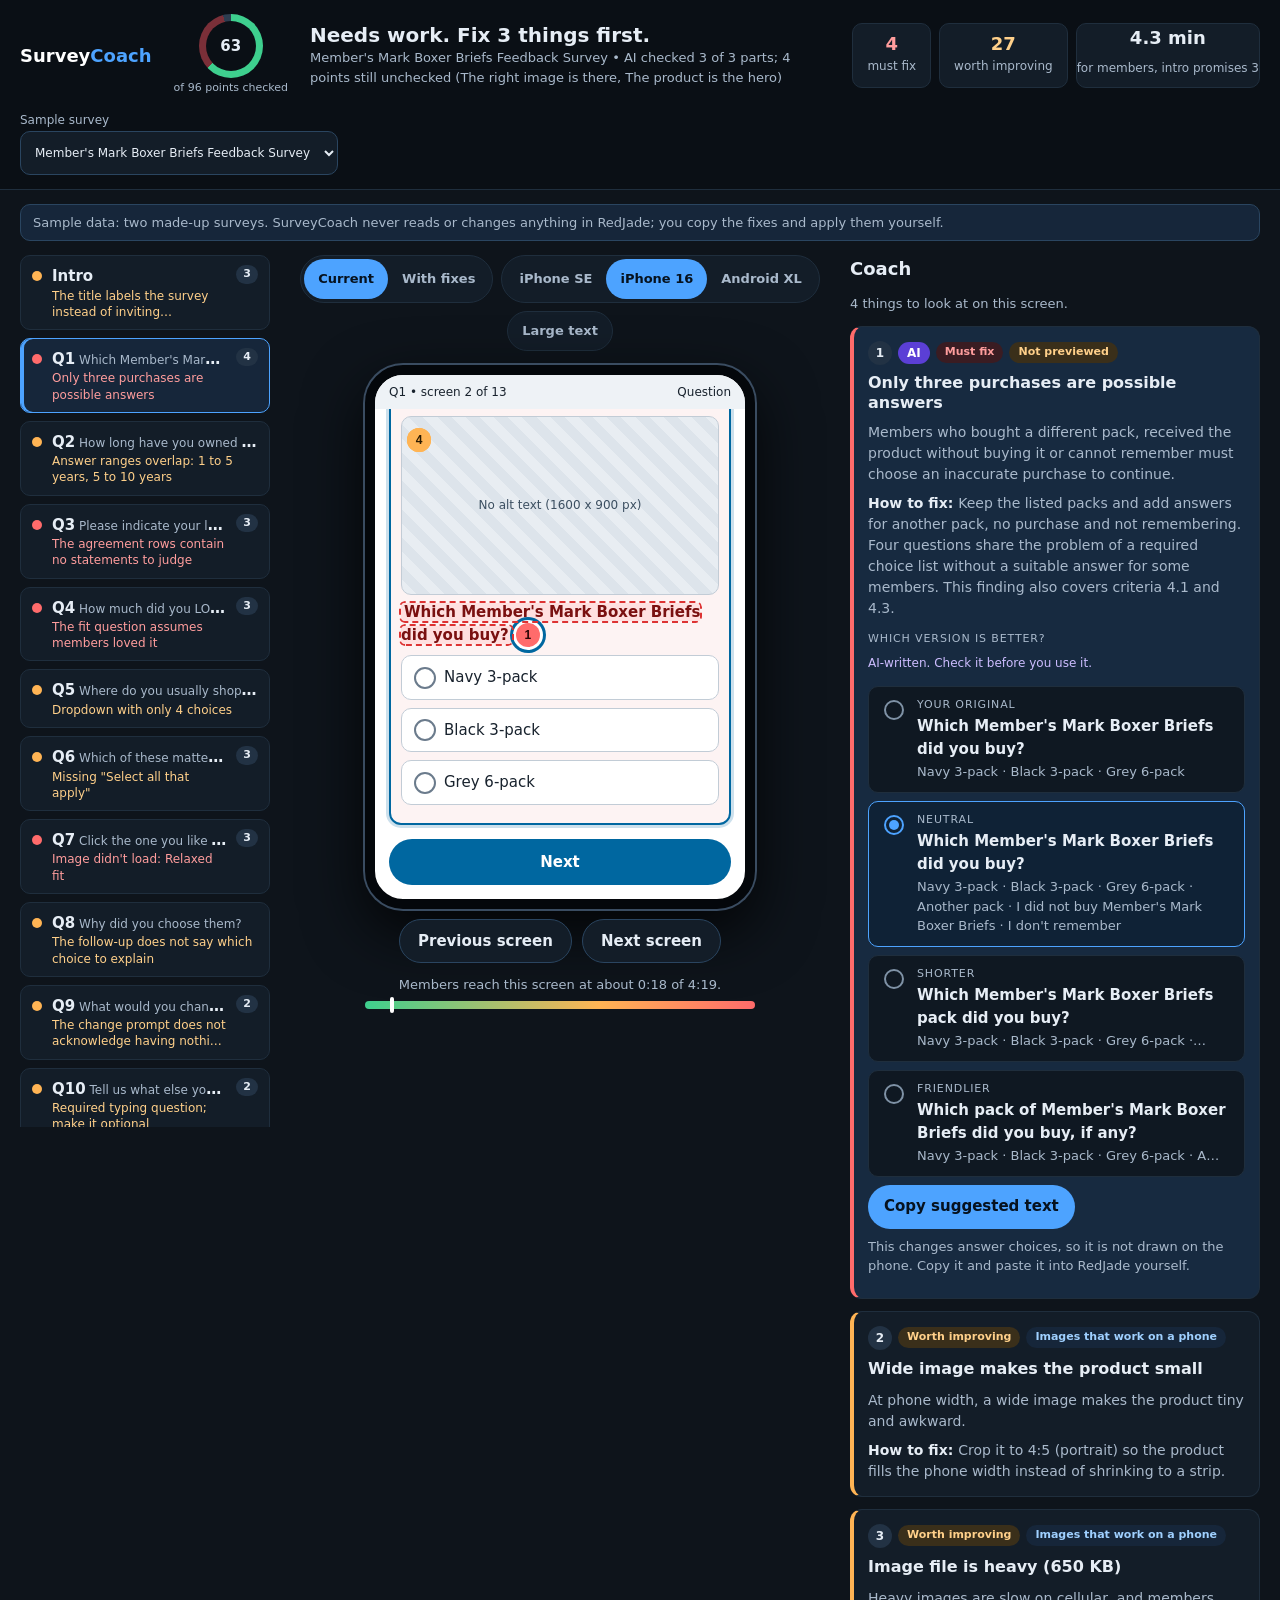
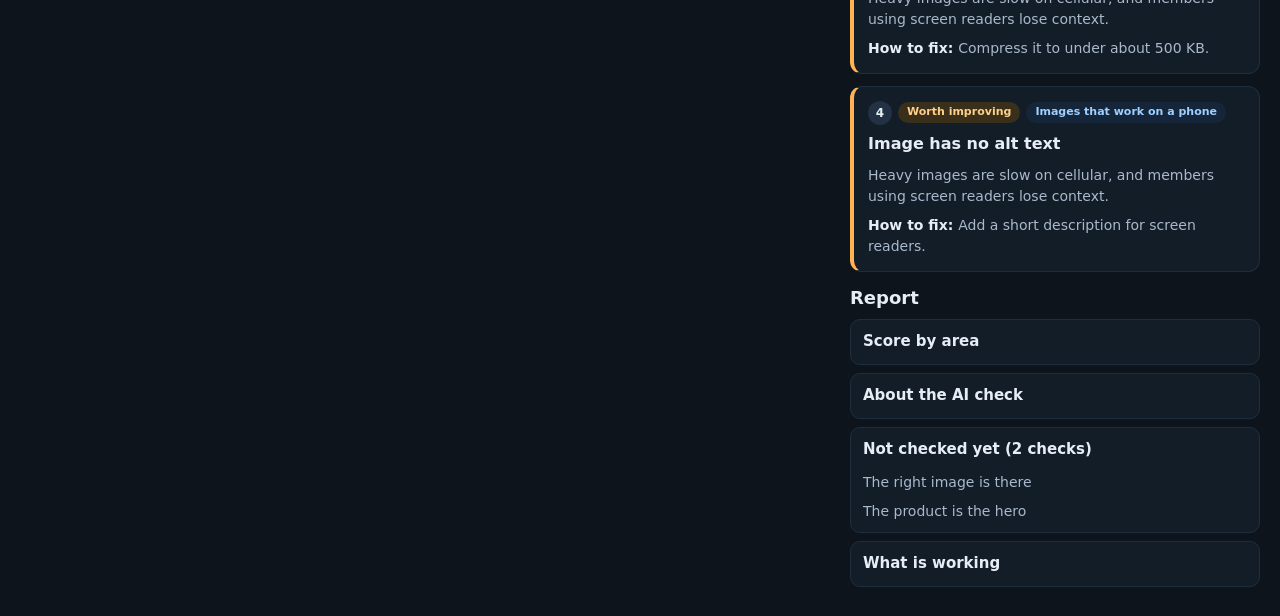
<file: site/index.html>
<!doctype html>
<html lang="en">
<head>
  <meta charset="utf-8">
  <meta name="viewport" content="width=device-width, initial-scale=1">
  <title>SurveyCoach: sample review</title>
  <meta name="description" content="Sample-data demo of SurveyCoach, a mobile-first survey quality reviewer.">
  <link rel="stylesheet" href="styles.css">
</head>
<body>
  <a class="skip" href="#stage">Skip to the phone preview</a>
  <header id="topbar" class="topbar"></header>

  <main class="studio">
    <p id="strip" class="strip"></p>
    <nav id="rail" class="rail" aria-label="Survey screens"></nav>
    <section id="stage" class="stage" aria-labelledby="stage-h" tabindex="-1"></section>
    <aside id="coach" class="coach" aria-labelledby="coach-h"></aside>
  </main>

  <p id="status" class="sr-only" role="status" aria-live="polite"></p>
  <script src="data.js"></script>
  <script src="dom.js"></script>
  <script src="model.js"></script>
  <script src="phone.js"></script>
  <script src="coach.js"></script>
  <script src="app.js"></script>
</body>
</html>
</file>
<file: site/styles.css>
/* SurveyCoach demo: the dark "Studio" look from docs/superpowers/designs (mockups 02, 03, 05). */
:root {
  --bg: #0e141b; --nav: #0a0f15; --panel: #131d28; --panel2: #16263a; --line: #1f2e3d; --line2: #2a4560;
  --text: #e6edf5; --muted: #a9b9cb; --blue: #4da3ff; --ink: #06121f;
  --red: #ff9d9d; --red-bg: #3a1c22; --red-solid: #ff6b6b;
  --amber: #ffd08a; --amber-bg: #3a2f1a; --amber-solid: #ffb454;
  --green: #7be0b0; --green-bg: #123a2a; --green-solid: #3ecf8e;
  --phone-ink: #18222d; --phone-blue: #0067a0;
}
* { box-sizing: border-box; }
body { margin: 0; background: var(--bg); color: var(--text); font: 15px/1.5 -apple-system, "Segoe UI", Inter, system-ui, sans-serif; }
h1, h2, h3, p, dl, dd, dt, ul { margin: 0; }
button, select, input { font: inherit; color: inherit; }
button { cursor: pointer; }
:focus-visible { outline: 3px solid #fff; outline-offset: 2px; }
.sr-only { position: absolute; width: 1px; height: 1px; overflow: hidden; clip: rect(0 0 0 0); white-space: nowrap; }
.skip { position: absolute; left: .5rem; top: -4rem; background: #fff; color: #000; padding: .6rem 1rem; border-radius: 8px; z-index: 10; }
.skip:focus { top: .5rem; }

/* ----- header ----- */
.topbar { display: flex; flex-wrap: wrap; align-items: center; gap: 14px 22px; padding: 14px 20px; background: var(--nav); border-bottom: 1px solid var(--line); }
.brand { font-weight: 800; font-size: 18px; color: #fff; } .brand span { color: var(--blue); }
.ring-block { display: grid; justify-items: center; gap: 2px; flex: none; }
.ring-cap { font-size: 11px; color: var(--muted); }
.ring { --c: var(--green-solid); flex: none; width: 64px; height: 64px; border-radius: 50%; display: grid; place-items: center;
  background: conic-gradient(var(--c) 0 var(--e), #7a2f38 var(--e) var(--k), #2d3d50 var(--k) 360deg); }
.ring-in { width: 50px; height: 50px; border-radius: 50%; background: var(--nav); display: grid; place-items: center; font-weight: 800; font-size: 15px; }
.head-text { flex: 1 1 320px; min-width: 0; }
.head-text h1 { font-size: 20px; line-height: 1.25; }
.sub { color: var(--muted); font-size: 13px; }
.stats { display: flex; flex-wrap: wrap; gap: 8px; }
.stat { background: var(--panel); border: 1px solid var(--line); border-radius: 10px; padding: 6px 14px; text-align: center; }
.stat dd { font-weight: 800; font-size: 18px; } .stat dt { font-size: 12px; color: var(--muted); }
.stat.red dd { color: var(--red); } .stat.amber dd { color: var(--amber); }
.pick { display: grid; gap: 2px; font-size: 12px; color: var(--muted); min-width: 0; }
.pick select { min-height: 44px; width: 100%; min-width: 0; max-width: 100%; text-overflow: ellipsis; background: var(--panel); border: 1px solid var(--line2); border-radius: 10px; padding: 0 10px; color: var(--text); }

/* ----- studio layout: rail | phone | coach. On a phone: one column, in the order a researcher works. ----- */
.studio { display: grid; gap: 14px; padding: 14px 20px 28px; grid-template-columns: minmax(0, 1fr); }
.strip { background: var(--panel2); border: 1px solid var(--line2); border-radius: 10px; padding: 8px 12px; color: var(--muted); font-size: 13px; }
.strip strong { color: var(--text); }
@media (min-width: 1100px) {
  .studio { grid-template-columns: 250px minmax(0, 1fr) 410px; align-items: start; grid-template-areas: "strip strip strip" "rail stage coach"; }
  .strip { grid-area: strip; } .rail { grid-area: rail; } .stage { grid-area: stage; } .coach { grid-area: coach; }
  .rail, .stage { position: sticky; top: 14px; }
  .rail { max-height: calc(100vh - 28px); overflow: auto; flex-direction: column; }
}

/* ----- rail ----- */
.rail { display: flex; gap: 8px; overflow-x: auto; padding-bottom: 6px; min-width: 0; }
.rail-item { flex: 0 0 210px; display: flex; align-items: flex-start; gap: 10px; text-align: left; background: var(--panel); border: 1px solid var(--line); border-radius: 10px; padding: 9px 11px; min-height: 48px; }
@media (min-width: 1100px) { .rail-item { flex: none; width: 100%; } }
.rail-item.on { background: var(--panel2); border-color: var(--blue); box-shadow: inset 3px 0 var(--blue); }
.rail-text { display: grid; min-width: 0; flex: 1; }
.line1 { white-space: nowrap; overflow: hidden; text-overflow: ellipsis; display: block; }
.topic { color: var(--muted); font-size: 12px; font-weight: 400; }
.issue { font-size: 12px; line-height: 1.35; display: -webkit-box; -webkit-line-clamp: 2; -webkit-box-orient: vertical; overflow: hidden; }   /* two lines: the point of the rail, without a wall */
.issue.must_fix { color: var(--red); } .issue.worth_improving { color: var(--amber); } .issue.ok { color: var(--muted); }
.dot { flex: none; width: 10px; height: 10px; border-radius: 50%; margin-top: 6px; background: #4b5d70; }
.dot.must_fix { background: var(--red-solid); } .dot.worth_improving { background: var(--amber-solid); }
.count { flex: none; font-size: 11px; font-weight: 700; background: #223244; border-radius: 99px; padding: 1px 7px; }

/* ----- stage ----- */
.stage { min-width: 0; }
.toolbar { display: flex; flex-wrap: wrap; gap: 8px; justify-content: center; }
.seg { display: inline-flex; background: var(--panel); border: 1px solid var(--line); border-radius: 999px; padding: 3px; }
.seg button, .toggle { min-height: 40px; padding: 0 14px; border: 0; border-radius: 999px; background: none; color: var(--muted); font-size: 13px; font-weight: 600; }
.toggle { border: 1px solid var(--line); background: var(--panel); }
.seg [aria-pressed="true"], .toggle[aria-pressed="true"] { background: var(--blue); color: var(--ink); }
.phone-wrap { display: flex; justify-content: center; margin: 14px 0 10px; }
.phone { width: min(var(--w, 390px), 100%); background: #fff; color: var(--phone-ink); border: 10px solid #04070b; border-radius: 38px; overflow: hidden; box-shadow: 0 0 0 2px #3a4c61, 0 22px 60px #000c; }
.phone-bar { display: flex; justify-content: space-between; gap: 8px; padding: 8px 14px; background: #eef2f6; font-size: 12px; }
.phone-screen { height: clamp(360px, calc(100vh - 410px), 560px); overflow: auto; padding: 14px; font-size: 15px; overscroll-behavior: contain; }
.phone.large .phone-screen { font-size: 19px; }
.pager { display: flex; justify-content: center; gap: 10px; }
.pager button { min-height: 44px; padding: 0 18px; border-radius: 999px; border: 1px solid var(--line2); background: var(--panel); font-weight: 600; }
.pager button:disabled { opacity: .45; cursor: default; }
.timing { margin-top: 12px; text-align: center; color: var(--muted); font-size: 13px; }
.timebar { position: relative; height: 8px; margin: 6px auto 0; max-width: 390px; border-radius: 99px; background: linear-gradient(90deg, var(--green-solid), var(--amber-solid) 60%, var(--red-solid)); }
.timebar i { position: absolute; top: -4px; width: 4px; height: 16px; border-radius: 2px; background: #fff; transform: translateX(-2px); }

/* ----- inside the phone ----- */
.phone h3 { font-size: 1.15em; margin-bottom: 6px; }
.q { padding: 10px; margin-bottom: 14px; border: 2px solid transparent; border-radius: 12px; }
.q.flagged { background: #fdf3f3; border-color: #f1d3d3; }
.q.selected { border-color: var(--phone-blue); box-shadow: 0 0 0 3px #0067a033; }
.q-text, .intro { font-weight: 600; margin-bottom: 8px; }
.help, .page-note { color: #4a5a6a; font-size: .85em; margin: 4px 0; }
mark { border-radius: 4px; padding: 0 3px; }
mark.must_fix { background: #ffe0e0; color: #7a1010; outline: 2px dashed #d33; }
mark.worth_improving { background: #fff0cf; color: #6b4300; outline: 2px dashed #c88a00; }
.pin { display: inline-grid; place-items: center; min-width: 24px; height: 24px; padding: 0; border: 0; border-radius: 50%; margin: 0 2px 0 4px; vertical-align: middle; font: 700 12px/1 sans-serif; }
.pin.must_fix { background: var(--red-solid); color: #2a0606; } .pin.worth_improving { background: var(--amber-solid); color: #2b1a00; }
.pin.done { background: var(--green-solid); color: #06210f; } .pin.on { box-shadow: 0 0 0 3px #fff, 0 0 0 6px var(--phone-blue); }
.opts { list-style: none; padding: 0; margin: 8px 0; display: grid; gap: 8px; }
.opts li { display: flex; align-items: center; flex-wrap: wrap; gap: 8px; border: 1px solid #c2ccd6; border-radius: 10px; padding: 10px 12px; background: #fff; position: relative; }
.opts li::before { content: ""; flex: none; width: 18px; height: 18px; border: 2px solid #6b7b8c; border-radius: 50%; }
.opts.multi li::before { border-radius: 4px; }
.opts li.fold { border: 0; background: none; padding: 2px 0; color: #8a1c1c; font-size: .8em; font-weight: 700; }
.opts li.fold::before { display: none; }
.grid-opts { grid-template-columns: 1fr 1fr; }
.media { position: relative; display: grid; place-items: center; width: 100%; min-height: 70px; margin: 6px 0; border: 1px solid #c2ccd6; border-radius: 10px; color: #3c4f61; font-size: 12px; text-align: center; padding: 6px;
  background: repeating-linear-gradient(45deg, #e8edf2, #e8edf2 10px, #dde4eb 10px, #dde4eb 20px); }
.media.broken { background: #fdeaea; border: 2px dashed #b3261e; color: #7a1010; font-weight: 700; min-height: 96px; }
.media-wrap { position: relative; } .media-wrap .pin { position: absolute; top: 12px; left: 6px; margin: 0; }
.dropdown, .textbox { display: flex; justify-content: space-between; border: 1px solid #c2ccd6; border-radius: 10px; padding: 12px; color: #4a5a6a; margin: 8px 0; }
.textbox { min-height: 84px; }
.scale { display: flex; gap: 4px; margin: 8px 0 4px; } .scale span { flex: 1; text-align: center; border: 1px solid #c2ccd6; border-radius: 8px; padding: 8px 0; font-size: .85em; }
.ends { display: flex; justify-content: space-between; gap: 8px; font-size: .8em; color: #4a5a6a; }
table { width: 100%; border-collapse: collapse; font-size: .8em; } caption { text-align: left; color: #4a5a6a; padding-bottom: 4px; }
th, td { padding: 6px 2px; text-align: center; } th[scope="row"] { text-align: left; font-weight: 600; }
.dot-cell, td .dot { display: inline-block; width: 14px; height: 14px; border: 2px solid #6b7b8c; border-radius: 50%; margin: 0; background: none; }
.next { margin-top: 12px; text-align: center; background: var(--phone-blue); color: #fff; font-weight: 700; border-radius: 999px; padding: 12px; }
.centered { padding: 30px 8px; text-align: center; }
.q.added { background: #eefaf3; border-color: #bfe6cf; } .tag-new { color: #11643a; font-weight: 700; font-size: .8em; }

/* ----- coach ----- */
.coach { display: grid; gap: 12px; min-width: 0; }
.coach h2 { font-size: 18px; }
.card { background: var(--panel); border: 1px solid var(--line); border-left: 4px solid var(--amber-solid); border-radius: var(--radius, 12px); padding: 14px; display: grid; gap: 8px; min-width: 0; }
.card.must_fix { border-left-color: var(--red-solid); }
.card.selected { background: #172a40; }   /* one selection signal; severity stays on the left bar and the chip */
.chips { display: flex; flex-wrap: wrap; gap: 6px; align-items: center; }
.badge-n { display: grid; place-items: center; width: 24px; height: 24px; border-radius: 50%; background: #223244; font-weight: 800; font-size: 12px; }
.chip { font-size: 11px; font-weight: 700; padding: 2px 9px; border-radius: 99px; background: var(--panel2); color: #9fd0ff; }
.chip.must_fix { background: var(--red-bg); color: var(--red); } .chip.worth_improving { background: var(--amber-bg); color: var(--amber); }
.chip.good { background: var(--green-bg); color: var(--green); } .chip.ai { background: #5b3fd6; color: #fff; font-size: 12px; }
.chip.warn { background: var(--amber-bg); color: var(--amber); } .chip.area { background: var(--panel2); color: #9fd0ff; }
.card h3 { font-size: 16px; line-height: 1.3; }
.card-head { display: block; width: 100%; min-height: 24px; padding: 0; text-align: left; background: none; border: 0; font-weight: 700; font-size: inherit; line-height: inherit; }
.why, .fix { color: var(--muted); font-size: 14px; } .fix strong { color: var(--text); }
.choice { margin: 4px 0 0; padding: 0; border: 0; display: grid; gap: 8px; min-width: 0; }
.choice legend { font-size: 11px; letter-spacing: .08em; text-transform: uppercase; color: var(--muted); padding: 0 0 6px; }
del { background: var(--red-bg); color: var(--red); border-radius: 3px; padding: 0 2px; }
ins { background: var(--green-bg); color: var(--green); text-decoration: none; border-radius: 3px; padding: 0 2px; }
.brief, .lead, .strip .short { display: none; }
.lead { align-items: center; gap: 8px; width: 100%; min-height: 44px; text-align: left; background: var(--panel); border: 1px solid var(--line2); border-radius: 10px; padding: 6px 10px; font-weight: 600; margin-bottom: 8px; }
.lead .more { margin-left: auto; color: var(--blue); font-size: 12px; font-weight: 600; }
.opt { display: flex; gap: 10px; align-items: flex-start; border: 1px solid var(--line); border-radius: 10px; padding: 10px; cursor: pointer; background: #0f1822; }
.opt.on { border-color: var(--blue); background: #0f2236; }
.opt input { flex: none; margin-top: 3px; width: 20px; height: 20px; appearance: none; border: 2px solid #7f92a6; border-radius: 50%; background: none; display: grid; place-content: center; }
.opt input::before { content: ""; width: 10px; height: 10px; border-radius: 50%; background: var(--blue); transform: scale(0); }
.opt input:checked { border-color: var(--blue); } .opt input:checked::before { transform: scale(1); }
.opt-body { display: grid; gap: 2px; min-width: 0; overflow-wrap: anywhere; }
.opt-text .stem { display: block; font-weight: 600; } .opt-text .choices { display: block; color: var(--muted); font-size: 13px; margin-top: 2px; }
.ai-note { margin: 0 0 6px; font-size: 12px; color: #cdbdff; }
.choice.pre .opt:not(.on) .choices { display: -webkit-box; -webkit-line-clamp: 1; -webkit-box-orient: vertical; overflow: hidden; }   /* the question always shows; its choices open when picked */
.opt-label { font-size: 11px; letter-spacing: .08em; text-transform: uppercase; color: var(--muted); }
.actions { display: flex; flex-wrap: wrap; align-items: center; gap: 8px 12px; }
.btn { min-height: 44px; padding: 0 16px; border: 0; border-radius: 999px; background: var(--blue); color: var(--ink); font-weight: 700; }
.note { color: var(--muted); font-size: 13px; }
.report { display: grid; gap: 8px; }
.report details { background: var(--panel); border: 1px solid var(--line); border-radius: 10px; padding: 0 12px; }
.report summary { min-height: 44px; display: flex; align-items: center; cursor: pointer; font-weight: 600; }
.areas, .plain { list-style: none; padding: 0 0 10px; display: grid; gap: 8px; }
.areas li { display: grid; grid-template-columns: minmax(0, 1.2fr) minmax(0, 1fr); gap: 2px 10px; font-size: 13px; }
.areas .num { grid-column: 1 / -1; color: var(--muted); font-size: 12px; }
.bar { display: flex; height: 8px; align-self: center; border-radius: 99px; overflow: hidden; background: #1b2a3a; }
.bar i, .legend i { display: inline-block; height: 100%; } .legend i { width: 14px; height: 8px; vertical-align: middle; border-radius: 2px; }
i.got { background: var(--green-solid); } i.lost { background: var(--red-solid); }
i.wait { background: repeating-linear-gradient(45deg, #5b6f84, #5b6f84 3px, #1b2a3a 3px, #1b2a3a 6px); }
.legend { color: var(--muted); font-size: 12px; padding-bottom: 10px; }
.plain li { font-size: 14px; color: var(--muted); }
@media (max-width: 700px) {
  /* Phone first: brand + picker, then ring + verdict, then the phone within ~340px of the top. */
  .topbar { display: grid; grid-template-columns: auto minmax(0, 1fr); gap: 6px 12px; align-items: center; padding: 10px 12px; }
  .ring-block { grid-row: 2; } .head-text { grid-row: 2; grid-column: 2; flex: none; }
  .pick { grid-row: 1; grid-column: 2; } .pick span { position: absolute; width: 1px; height: 1px; overflow: hidden; clip: rect(0 0 0 0); }
  .ring { width: 48px; height: 48px; } .ring-in { width: 38px; height: 38px; font-size: 13px; }
  .head-text h1 { font-size: 17px; } .head-text .sub, .stats { display: none; } .brief { display: block; color: var(--muted); font-size: 12px; }
  .studio { padding: 10px 12px 24px; gap: 8px; }
  .strip { font-size: 12px; padding: 6px 10px; } .strip .long { display: none; } .strip .short { display: inline; }
  .rail-item { flex: 0 0 auto; min-height: 44px; align-items: center; padding: 6px 12px; } .rail-item .issue, .topic { display: none; }
  .seg[aria-label="Device"] { display: none; } .toolbar { justify-content: flex-start; }
  .lead { display: flex; }
  .phone-wrap { margin: 6px 0; } .phone-screen { height: min(460px, calc(100svh - 330px)); min-height: 300px; }
}
</file>
